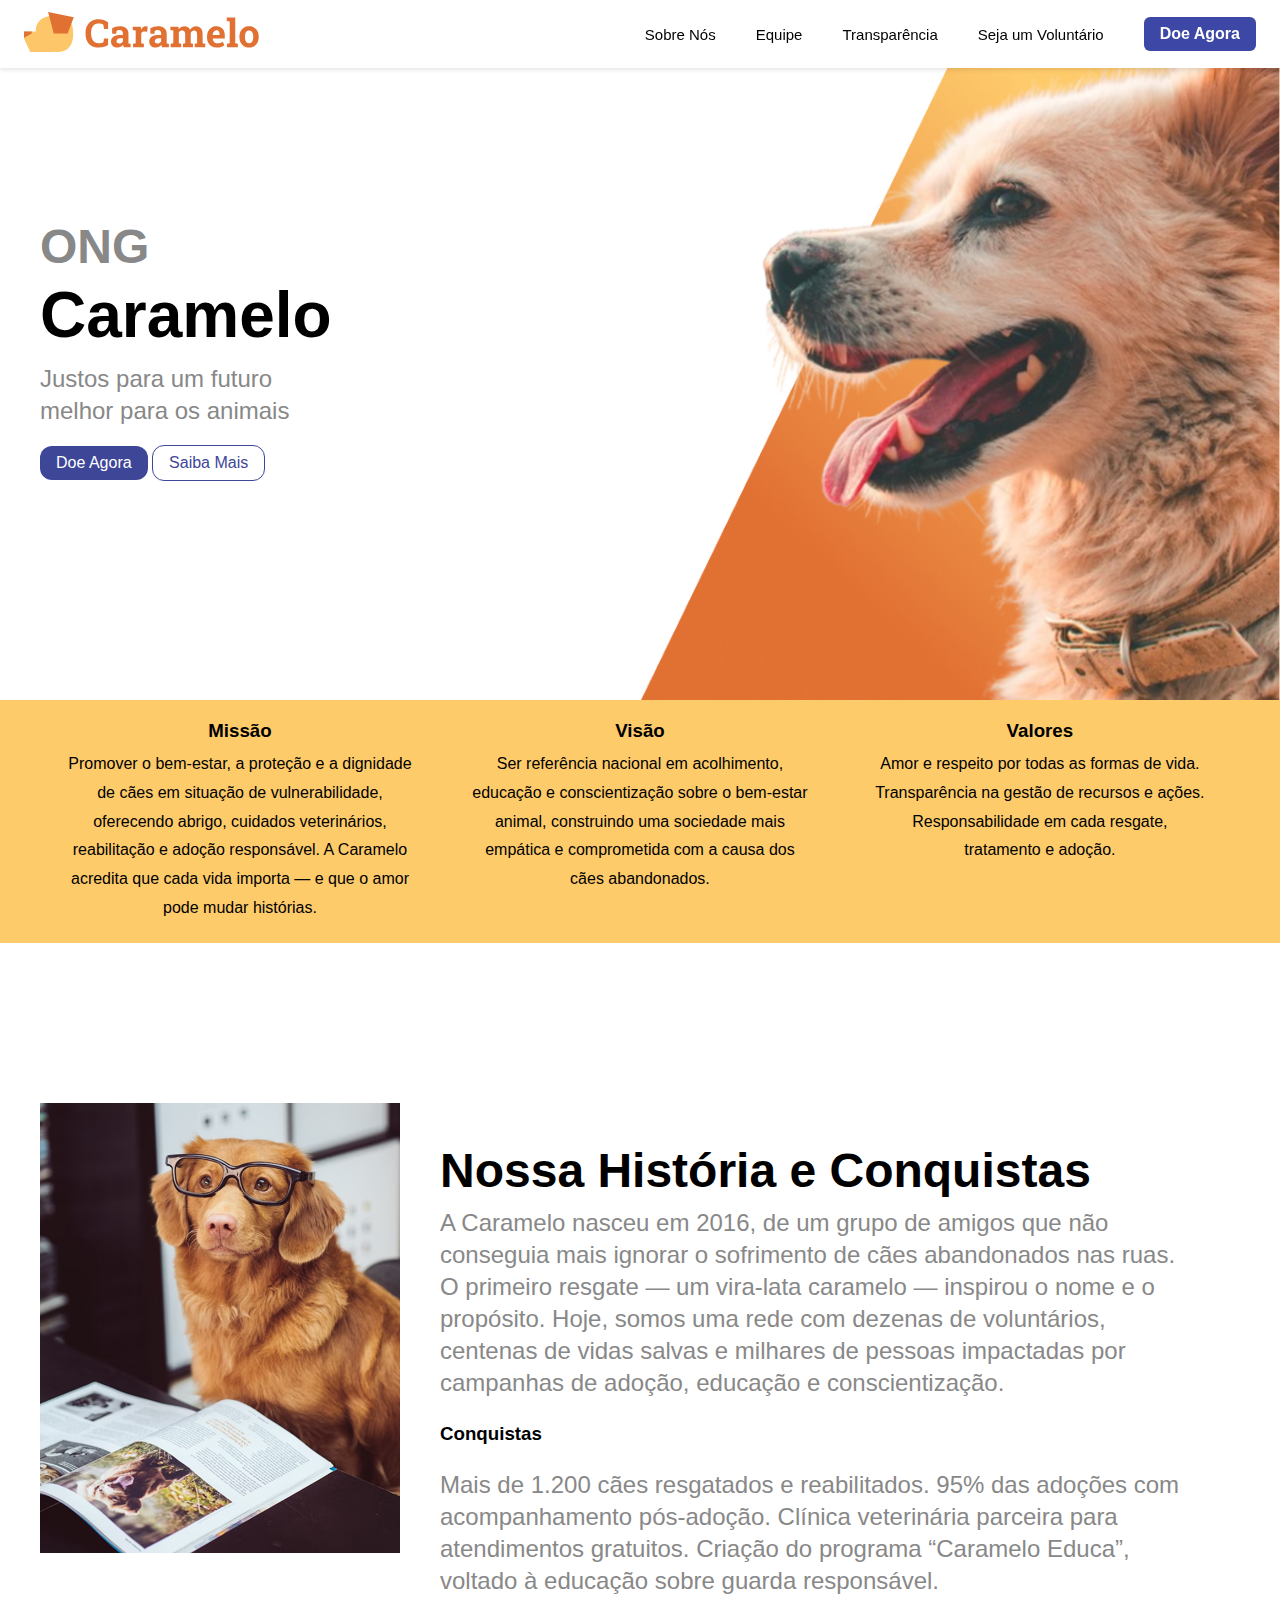
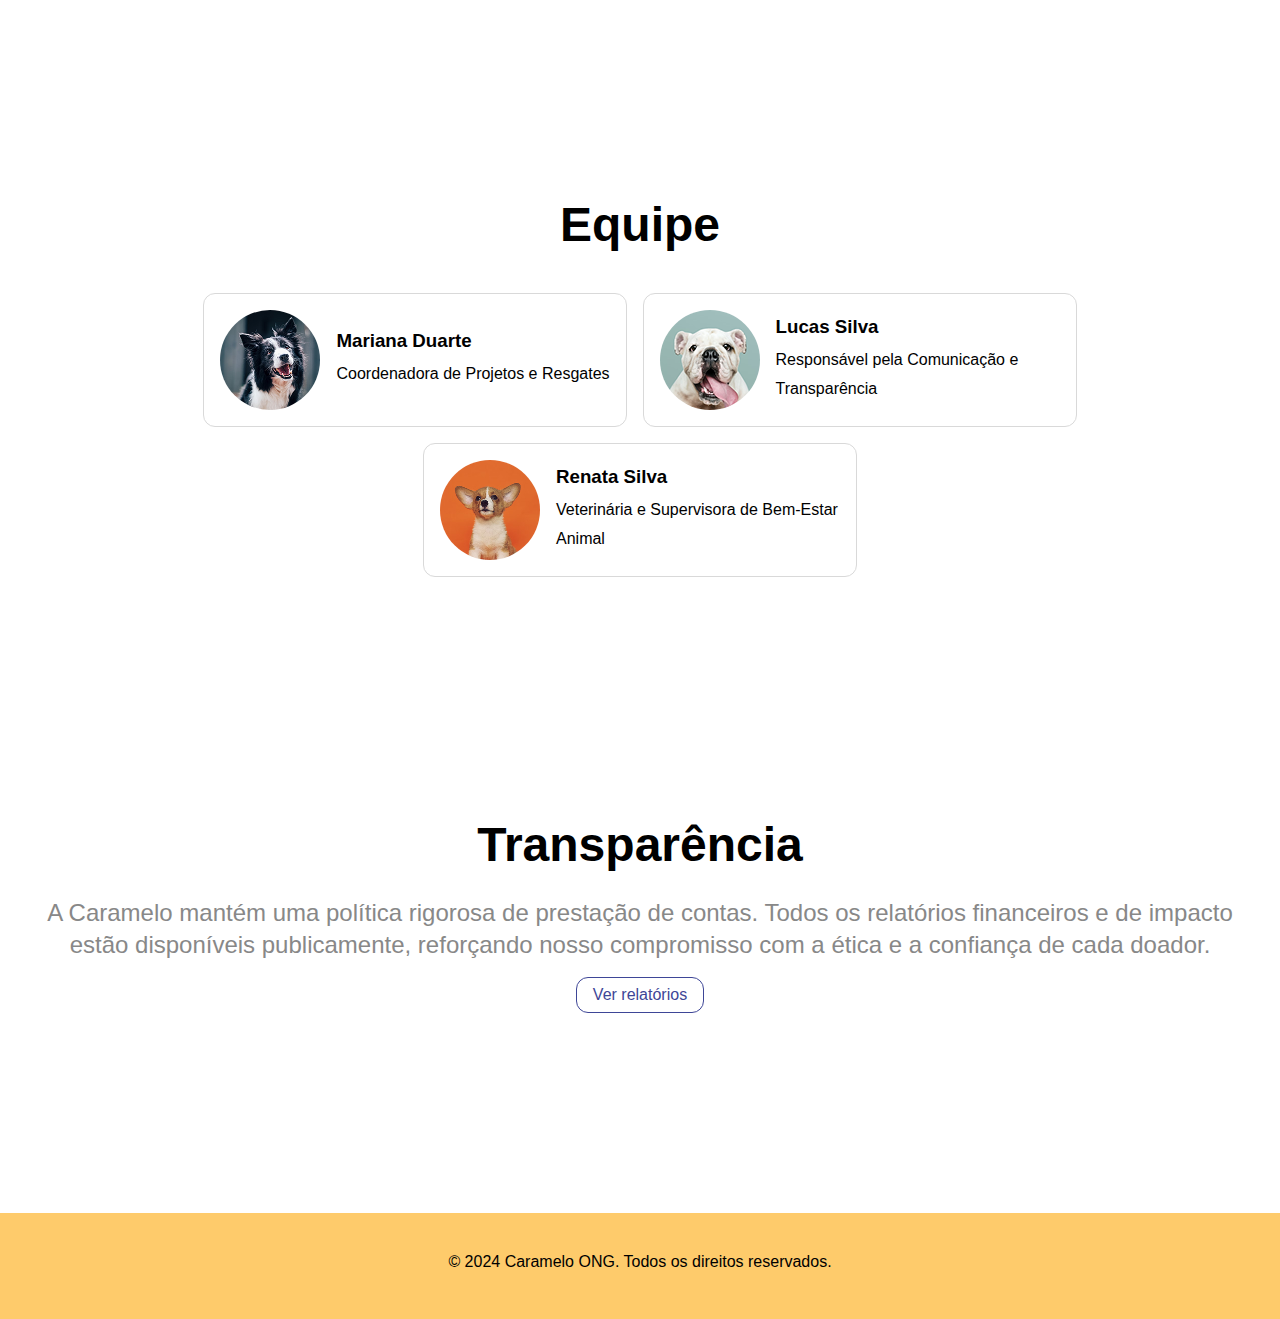
<file: index.html>
<!DOCTYPE html>
<html lang="pt-BR">
<head>
    <meta charset="UTF-8">
    <meta name="viewport" content="width=device-width, initial-scale=1.0">
    <title>ONG Caramelo</title>
    <link rel="stylesheet" href="styles/styles.css">
    <link rel="stylesheet" href="styles/home.css">
</head>
<body>
    <div class="nav-bar">
        <div class="nav-logo">
            <a href="#inicio"><img src="assets/Caramelo_Logo.svg"/></a>
        </div>

        <button class="hamburger" id="hamburger"><img src="assets/hamburguer.svg"></button>

        <div class="nav-links" id="nav-links">
            <a href="#historia">Sobre Nós</a>
            <a href="#equipe">Equipe</a>
            <a href="#transparencia">Transparência</a>
            <a href="cadastro.html">Seja um Voluntário</a>
            <button onclick="location.href='projetos.html'" class="button-primary">Doe Agora</button>
        </div>
    </div>





    <div class ="header" id="inicio">
        <div class="header-text">
            <h2 class="text-gray">ONG</h2>
            <h1>Caramelo</h1>
            <p>Justos para um futuro melhor para os animais</p>
            <br>
            <div class="header-actions"> 
                <button onclick="location.href='projetos.html'">Doe Agora</button>
                <button onclick="location.href='projetos.html#historia'" class="button-secundary">Saiba Mais</button>
            </div>
        </div>
        <div class="header-image">
        </div>
    </div>
    <div class="subheader">
        <div class="subheader-item">
            <h3 class="text-primary">Missão</h3>
            <p class="text-secondary">Promover o bem-estar, a proteção e a dignidade de cães em situação de vulnerabilidade, oferecendo abrigo, cuidados veterinários, reabilitação e adoção responsável. A Caramelo acredita que cada vida importa — e que o amor pode mudar histórias.</p>
        </div>
        <div class="subheader-item">
            <h3 class="text-primary">Visão</h3>
            <p class="text-secondary">Ser referência nacional em acolhimento, educação e conscientização sobre o bem-estar animal, construindo uma sociedade mais empática e comprometida com a causa dos cães abandonados.</p>
        </div>
        <div class="subheader-item">
            <h3 class="text-primary">Valores</h3>
            <p class="text-secondary">Amor e respeito por todas as formas de vida. Transparência na gestão de recursos e ações. Responsabilidade em cada resgate, tratamento e adoção.</p>
        </div>
    </div>
    <div class="story" id="historia">
        <div class="story-image">
        </div>
        <div class="story-text">
            <h2>Nossa História e Conquistas</h2>
            <p>A Caramelo nasceu em 2016, de um grupo de amigos que não conseguia mais ignorar o sofrimento de cães abandonados nas ruas. O primeiro resgate — um vira-lata caramelo — inspirou o nome e o propósito. Hoje, somos uma rede com dezenas de voluntários, centenas de vidas salvas e milhares de pessoas impactadas por campanhas de adoção, educação e conscientização.</p>
          <h3 class="mg-btm-sm mg-top-sm">Conquistas</h3> 
          <p>Mais de 1.200 cães resgatados e reabilitados. 95% das adoções com acompanhamento pós-adoção. Clínica veterinária parceira para atendimentos gratuitos. Criação do programa “Caramelo Educa”, voltado à educação sobre guarda responsável.</p>     
        </div>
    </div>
    <div class="equipe" id="equipe">
        <div class="equipe-text">
            <h2 class="text-center">Equipe</h2>
            <div class="equipe-container">
                <div class="equipe-card">
                    <div class="equipe-image image-1"></div>
                    <div class="card-text">
                        <h3>Mariana Duarte</h3>
                        <p class="text-secondary">Coordenadora de Projetos e Resgates</p>
                    </div>
                </div>
                <div class="equipe-card">
                    <div class="equipe-image image-2"></div>
                    <div class="card-text">
                        <h3>Lucas Silva</h3>
                        <p class="text-secondary">Responsável pela Comunicação e Transparência</p>
                    </div>
                </div>
                <div class="equipe-card">
                    <div class="equipe-image image-3"></div>
                    <div class="card-text">
                        <h3>Renata Silva</h3>
                        <p class="text-secondary">Veterinária e Supervisora de Bem-Estar Animal</p>
                    </div>
                </div>
            </div>

        </div>

    </div>
    <div class="transparencia" id="transparencia">
        <h2 class="text-center">Transparência</h2>
        <p class="text-center">A Caramelo mantém uma política rigorosa de prestação de contas. Todos os relatórios financeiros e de impacto estão disponíveis publicamente, reforçando nosso compromisso com a ética e a confiança de cada doador.</p>
        <button class="button-secundary">Ver relatórios</button>
    </div>
    <div class="footer">
        <span>© 2024 Caramelo ONG. Todos os direitos reservados.</p>
    </div>

    <script src="js/script.js"></script>
</body>
</html>
</file>
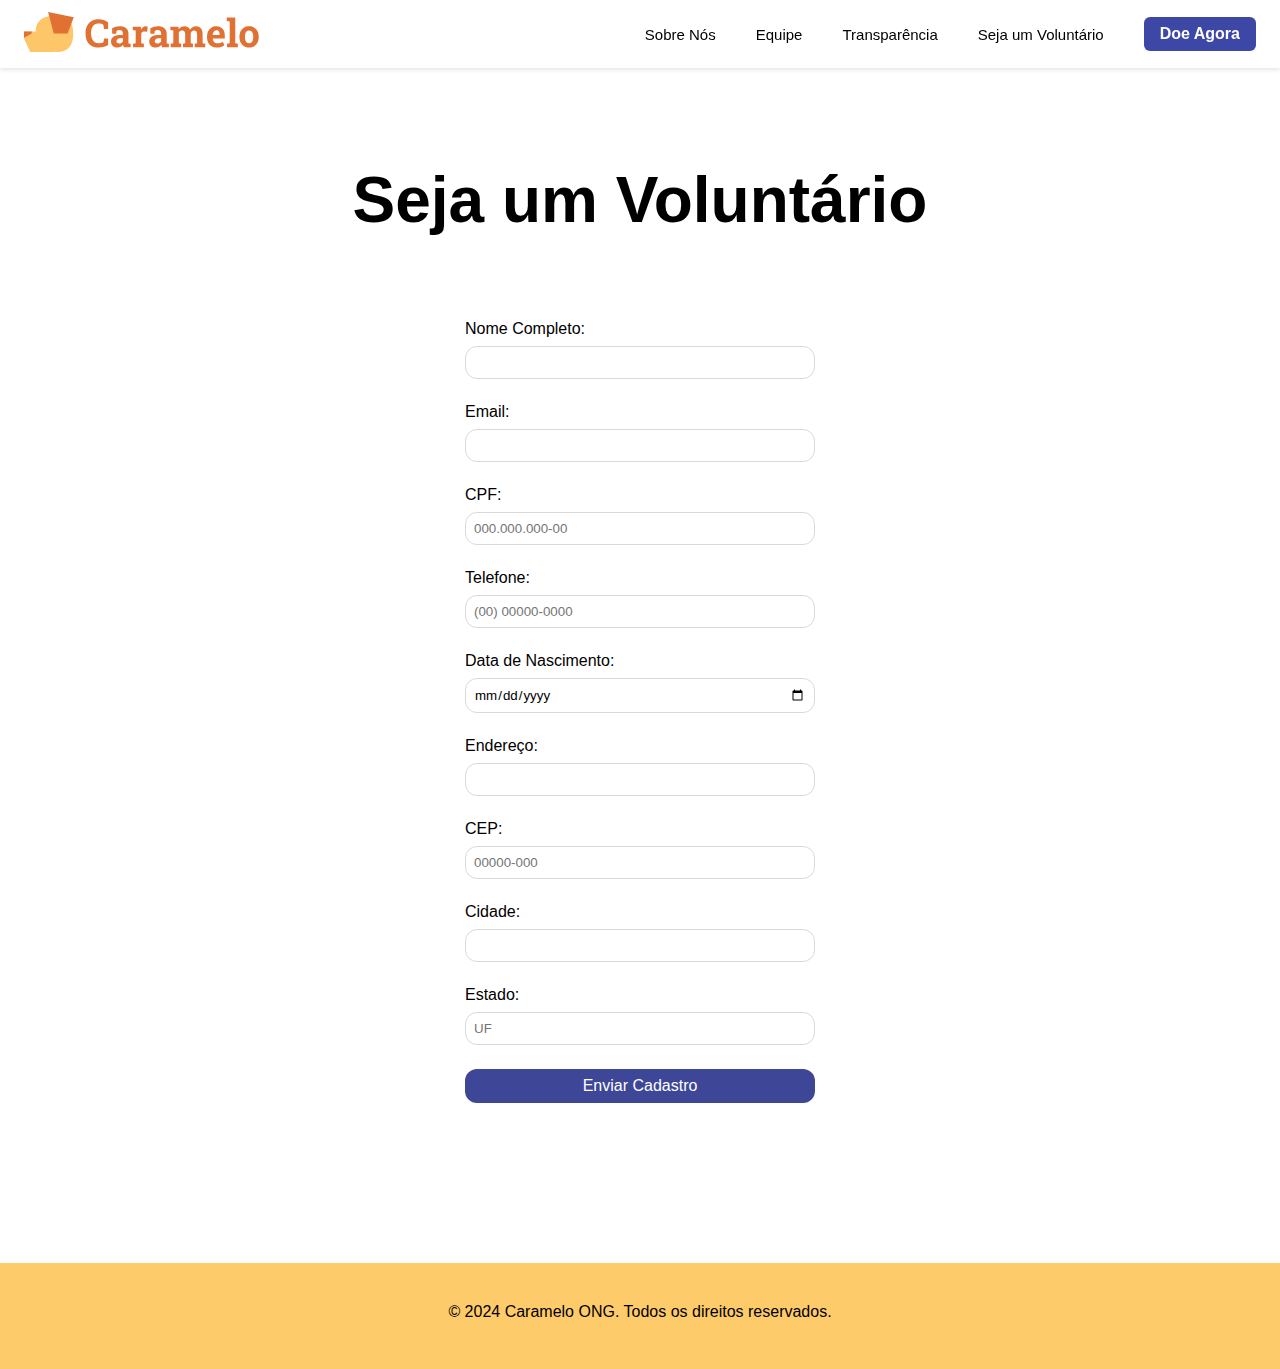
<file: cadastro.html>
<!DOCTYPE html>
<html lang="pt-BR">
<head>
    <meta charset="UTF-8">
    <meta name="viewport" content="width=device-width, initial-scale=1.0">
    <title>ONG Caramelo - Doação</title>
    <link rel="stylesheet" href="styles/styles.css">
    <link rel="stylesheet" href="styles/cadastro.css">
</head>
<body>
    <div class="nav-bar">
        <div class="nav-logo">
            <a href="index.html"><img src="assets/Caramelo_Logo.svg"/></a>
        </div>

        <button class="hamburger" id="hamburger"><img src="assets/hamburguer.svg"></button>
        
        <div class="nav-links"  id="nav-links">
            <a href="index.html#historia">Sobre Nós</a>
            <a href="index.html#equipe">Equipe</a>
            <a href="index.html#transparencia">Transparência</a>
            <a href="#">Seja um Voluntário</a>
            <button onclick="location.href='projetos.html'" class="button-primary">Doe Agora</button>
        </div>
    </div>





    <div class ="header" id="inicio">
        <h1 class="text-center">Seja um Voluntário</h1>
    </div>


    <form class="cadastro-voluntarios">
        <div class="form-group">
            <label for="nome">Nome Completo:</label>
            <input type="text" id="nome" name="nome" required pattern="^[A-Za-zÀ-ÖØ-öø-ÿ\s]+$" title="Use apenas letras e espaços.">
        </div>

        <div class="form-group">
            <label for="email">Email:</label>
            <input type="email" id="email" name="email" required>
        </div>

        <div class="form-group">
            <label for="cpf">CPF:</label>
            <input type="text" id="cpf" name="cpf" maxlength="14" placeholder="000.000.000-00" required>
        </div>

        <div class="form-group">
            <label for="telefone">Telefone:</label>
            <input type="tel" id="telefone" name="telefone" maxlength="15" placeholder="(00) 00000-0000" required>
        </div>

        <div class="form-group">
            <label for="data-nascimento">Data de Nascimento:</label>
            <input type="date" id="data-nascimento" name="data-nascimento" required>
        </div>

        <div class="form-group">
            <label for="endereco">Endereço:</label>
            <input type="text" id="endereco" name="endereco" required>
        </div>

        <div class="form-group">
            <label for="cep">CEP:</label>
            <input type="text" id="cep" name="cep" maxlength="9" placeholder="00000-000" required>
        </div>

        <div class="form-group">
            <label for="cidade">Cidade:</label>
            <input type="text" id="cidade" name="cidade" required pattern="^[A-Za-zÀ-ÖØ-öø-ÿ\s]+$" title="Use apenas letras.">
        </div>

        <div class="form-group">
            <label for="estado">Estado:</label>
            <input type="text" id="estado" name="estado" maxlength="2" placeholder="UF" required pattern="^[A-Z]{2}$" title="Use a sigla do estado, ex: SP.">
        </div>
        <button type="submit">Enviar Cadastro</button>
    </form>

    <div class="footer">
        <span>© 2024 Caramelo ONG. Todos os direitos reservados.</p>
    </div>

    <script src="js/formValidation.js"></script>
    <script src="js/script.js"></script>
    
</body>
</html>
</file>
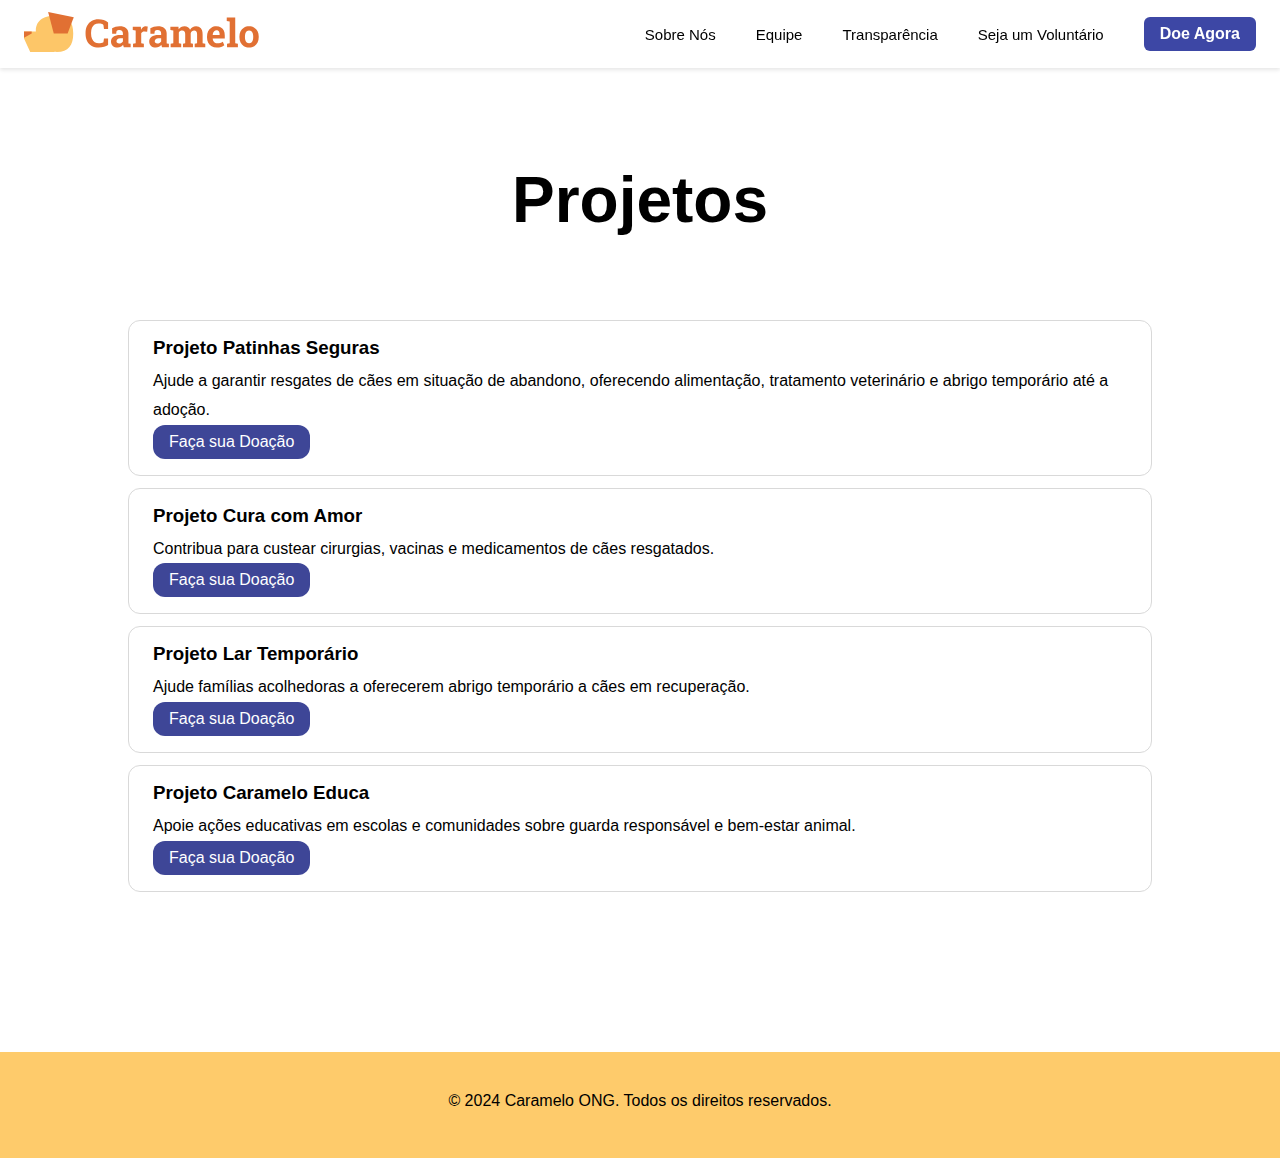
<file: projetos.html>
<!DOCTYPE html>
<html lang="pt-BR">
<head>
    <meta charset="UTF-8">
    <meta name="viewport" content="width=device-width, initial-scale=1.0">
    <title>ONG Caramelo - Doação</title>
    <link rel="stylesheet" href="styles/styles.css">
    <link rel="stylesheet" href="styles/projetos.css">
</head>
<body>
    <div class="nav-bar">
        <div class="nav-logo">
            <a href="index.html"><img src="assets/Caramelo_Logo.svg"/></a>
        </div>

        <button class="hamburger" id="hamburger"><img src="assets/hamburguer.svg"></button>

        <div class="nav-links"  id="nav-links">
            <a href="index.html#historia">Sobre Nós</a>
            <a href="index.html#equipe">Equipe</a>
            <a href="index.html#transparencia">Transparência</a>
            <a href="cadastro.html">Seja um Voluntário</a>
            <button onclick="location.href='projetos.html'" class="button-primary">Doe Agora</button>
        </div>
    </div>




    <div class ="header" id="inicio">
        <h1 class="text-center">Projetos</h1>
    </div>

    <div  class="projetos">

        <div class="projetos-card">
            <h3>Projeto Patinhas Seguras</h3>
            <p class="text-secondary">Ajude a garantir resgates de cães em situação de abandono, oferecendo alimentação, tratamento veterinário e abrigo temporário até a adoção.</p>
            <button>Faça sua Doação</button>
        </div>
        <div class="projetos-card">
            <h3>Projeto Cura com Amor</h3>
            <p class="text-secondary">Contribua para custear cirurgias, vacinas e medicamentos de cães resgatados.</p>
            <button>Faça sua Doação</button>
        </div>
        <div class="projetos-card">
            <h3>Projeto Lar Temporário</h3>
            <p class="text-secondary">Ajude famílias acolhedoras a oferecerem abrigo temporário a cães em recuperação.</p>
            <button>Faça sua Doação</button>
        </div>
        <div class="projetos-card">
            <h3>Projeto Caramelo Educa</h3>
            <p class="text-secondary">Apoie ações educativas em escolas e comunidades sobre guarda responsável e bem-estar animal.</p>
            <button>Faça sua Doação</button>
        </div>

    </div>

    <div class="footer">
        <span>© 2024 Caramelo ONG. Todos os direitos reservados.</p>
    </div>

    <script src="js/formValidation.js"></script>
    <script src="js/script.js"></script>
    
</body>
</html>
</file>
<file: styles/styles.css>
/* STYLES GUIDE */

:root {
    --blue-primary: #3e4697;
    --blue-secondary: #636bbc;
    --yellow-primary: #fecb6b;
    --gray-primary: #000000;
    --gray-secondary: #888888;
    --gray-tertiary: #d9d9d9;

}

.mg-btm-sm {
    margin-bottom: 24px;
}

.mg-top-sm {
    margin-top: 24px;
}

body {
    margin: 0;
    padding: 0;
    font-family: 'Roboto Slab', sans-serif;
}



button {
    padding: 0.5rem 1rem;
    font-size: 1rem;
    background-color: var(--blue-primary);
    color: white;
    border: none;
    border-radius: 12px;
    cursor: pointer;
}

.button-secundary {
    border: 1px solid var(--blue-primary);
    background-color: transparent;
    color: var(--blue-primary);

}



h1 {
    font-size:4rem;
    line-height: 5rem;
    margin: 0;
}

h2 {
    font-size: 3rem;
    line-height: 3.5rem;
    margin: 0;
}

p {
    font-size: 1.5rem;
    line-height: 2rem;
    margin-top: 0.5rem;
    color: var(--gray-secondary)
    ;
}

.text-secondary {
    color: black;
    font-size: 1rem;
    line-height: 1.8rem;
}

.text-gray {
    color: var(--gray-secondary);
}

 .text-center {
    text-align: center;
 }




.footer {
    background-color: var(--yellow-primary);
    padding: 40px 40px;
    text-align: center;
    color: black;
}

.nav-bar {
    display: flex;
    justify-content: space-between;
    align-items: center;
    padding: 20px 40px;
    box-shadow: 0 2px 4px rgba(0, 0, 0, 0.1);
    position: fixed;
    width: 100%;
    box-sizing: border-box;
    top: 0;
    background-color: white;
    z-index: 1000;
}

.nav-links a {
    margin-right: 20px;
    text-decoration: none;
    color: var(--gray-primary);
    font-weight: 500;
}








* {
  margin: 0;
  padding: 0;
  box-sizing: border-box;
  font-family: "Arial", sans-serif;
}


.nav-bar {
  display: flex;
  justify-content: space-between;
  align-items: center;
  padding: 12px 24px;
}

.nav-logo img {
  height: 40px;
}

.nav-links {
  display: flex;
  align-items: center;
  gap: 20px;
}

.nav-links a {
  text-decoration: none;
  color: #000;
  font-size: 15px;
  transition: color 0.3s;
}

.nav-links a:hover {
  color: #e36b2c;
}

.button-primary {
  background-color: #3d47a5;
  color: #fff;
  border: none;
  padding: 8px 16px;
  border-radius: 6px;
  cursor: pointer;
  font-weight: bold;
  transition: background 0.3s;
}

.button-primary:hover {
  background-color: #2e3880;
}

/* Ícone do menu hamburguer */
.hamburger {
    display: none;
    background: none;
    border: none;
    padding: 0;
}

/* Responsivo */
@media (max-width: 1000px) {

    h1 {
        font-size:2rem;
        line-height: 2.5rem;
        margin: 0;
    }

    h2 {
        font-size: 1.5rem;
        line-height: 2.5rem;
        margin: 0;
    }

    p {
        font-size: 1rem;
        line-height: 2.0rem;
        margin-top: 1rem;
        color: var(--gray-secondary);
    }

    .text-secondary {
        color: black;
        font-size: 1rem;
        line-height: 1.5rem;
    }


    .nav-bar {
        
    }

    .nav-links {
        display: none;
        flex-direction: column;
        align-items: center;
        background-color: #fff;
        position: absolute;
        top: 64px;
        left: 0;
        width: 100%;
        padding: 16px 0;
        box-shadow: 0 4px 8px rgba(0,0,0,0.1);
        transition: all 0.3s ease;
    }

    .nav-links.active {
        display: flex;
    }

    .hamburger {
        display: block;
        
    }

    .hamburger img {
        height: 40px;
    }

    .button-primary {
        width: 80%;
    }

    .nav-logo img {
        height: 24px;
    }



}
</file>
<file: styles/home.css>
.header-image {
    background-image: url('../assets/img_header.png');
    background-size: contain;
    background-position: right center;
    height: 100%;
    width: 100%;
    background-repeat: no-repeat;
}

/* div {
    border: 1px solid red;
    box-sizing: border-box;
} */

.header{
    display: grid;
    align-items: center;
    grid-template-columns: 30% 70%;
    min-height: 700px;
}





.header-text {
    padding: 40px;
}

.subheader {
    display: grid;
    grid-template-columns: 33.33% 33.33% 33.33%;
    background-color: var(--yellow-primary);
    padding: 20px 40px;
    flex-wrap: wrap;
    box-sizing: border-box;

}

.subheader-item {
   text-align: center;
   padding: 0px 24px;
}


.story-image {
    background-image: url('../assets/img_nossa_historia.jpg');
    background-size: cover;
    background-position: center;
    width: 100%;
    background-repeat: no-repeat;
    aspect-ratio: 4/5;
    max-width: 500px;
}
.story {
    display: grid;
    grid-template-columns: 30% 70%;
    padding: 160px 40px;
    }

.story-text {
    padding: 40px;

}    
.equipe-image {
    background-size: cover;
    background-position: center;
    width: 100px;
    height: 100px;
    background-repeat: no-repeat;
    border-radius: 50%;
    aspect-ratio: 1/1;
}

.image-1 {
    background-image: url('../assets/img_equipe_1.png');
}
.image-2 {
    background-image: url('../assets/img_equipe_2.png');
}
.image-3 {
    background-image: url('../assets/img_equipe_3.png');
}
.equipe-container {
    display: flex;
    justify-content: center;
    flex-wrap: wrap;
    align-items: center;
    gap: 16px;
    margin-top: 40px;
    margin-bottom: 160px;
}
.equipe-card {
    display: flex;
    padding: 16px;
    border: 1px solid var(--gray-tertiary);
    border-radius: 12px;
 }

 .card-text {
    display: flex;
    flex-direction: column;
    justify-content: center;
    padding-left: 16px;
    max-width: 300px;
 }


.transparencia  {
    display: flex;
    flex-direction: column;
    align-items: center;
    justify-content: center;
    padding: 80px 40px 200px 40px;
    gap: 16px;

}




/* Responsivo */
@media (max-width: 1000px) {

    .nav-bar {
        
    }

    .nav-links {
        display: none;
        flex-direction: column;
        align-items: center;
        background-color: #fff;
        position: absolute;
        top: 64px;
        left: 0;
        width: 100%;
        padding: 16px 0;
        box-shadow: 0 4px 8px rgba(0,0,0,0.1);
        transition: all 0.3s ease;
    }

    .nav-links.active {
        display: flex;
    }

    .hamburger {
        display: block;
        
    }

    .hamburger img {
        height: 40px;
    }

    .button-primary {
        width: 80%;
    }

    .nav-logo img {
        height: 24px;
    }


    .header{
        display: grid;
        align-items: center;
        grid-template-columns: 100%;
        min-height: 500px;
    }

    .header-image{
        display: none;
    }


    .subheader {
        grid-template-columns: 100%;
        padding: 40px 40px;
    }

    .subheader-item {
        text-align: center;
        padding: 0px 24px 32px 24px;
    }

    .story {
        display: grid;
        grid-template-columns: 100%;
        padding: 160px 40px;
    }

    .story-text {
        padding:    0px;

    }

    .story-image {
        margin-bottom: 32px;
    }

    .equipe-container {
        padding: 0 8px;
    }



}
</file>
<file: styles/cadastro.css>
.header {
    padding: 160px 40px 80px 40px;
}


.cadastro-voluntarios {
    display: flex;
    flex-direction: column;
    gap: 24px;
    align-items: center;
}


.form-group {
    display: flex;
    flex-direction: column;
    gap: 8px;
    width: 350px;
    box-sizing: border-box;
}

input {
    border: 1px solid var(--gray-tertiary);
    padding: 8px;
    border-radius: 12px;
    width: 100%;
    box-sizing: border-box;
}

.cadastro-voluntarios button {
    width: 350px;
}

.cadastro-voluntarios {
    margin-bottom: 160px;
}
</file>
<file: styles/projetos.css>
.header {
    padding: 160px 40px 80px 40px;
}


.projetos {
    display: flex;
    flex-direction: column;
    justify-content: center;
    align-items: center;
    gap: 12px;
    margin-bottom: 160px;
}


.projetos-card {
    width: 80%;
    max-width: 1200px;
    min-width: 300px;
    border: 1px solid var(--gray-tertiary);
    background-color: white;
    border-radius: 12px;
    padding: 16px 24px;
}
</file>
